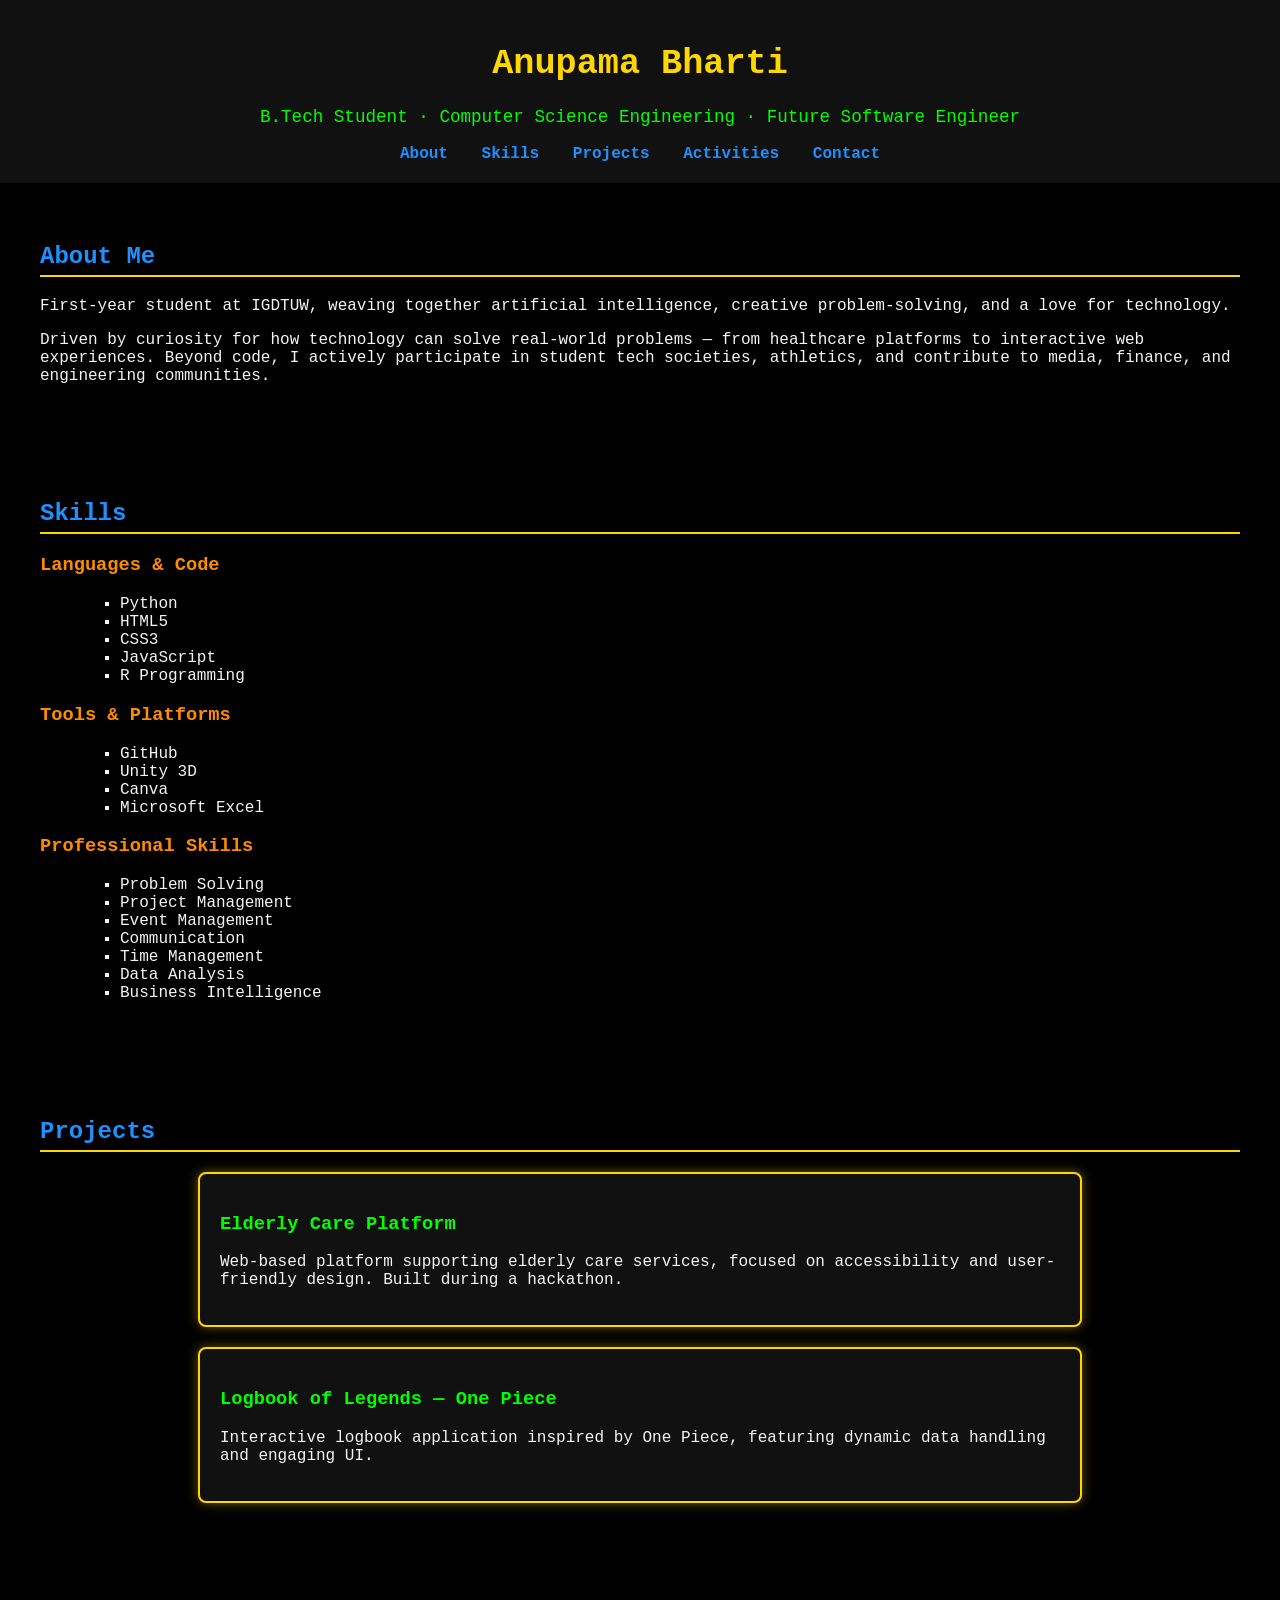
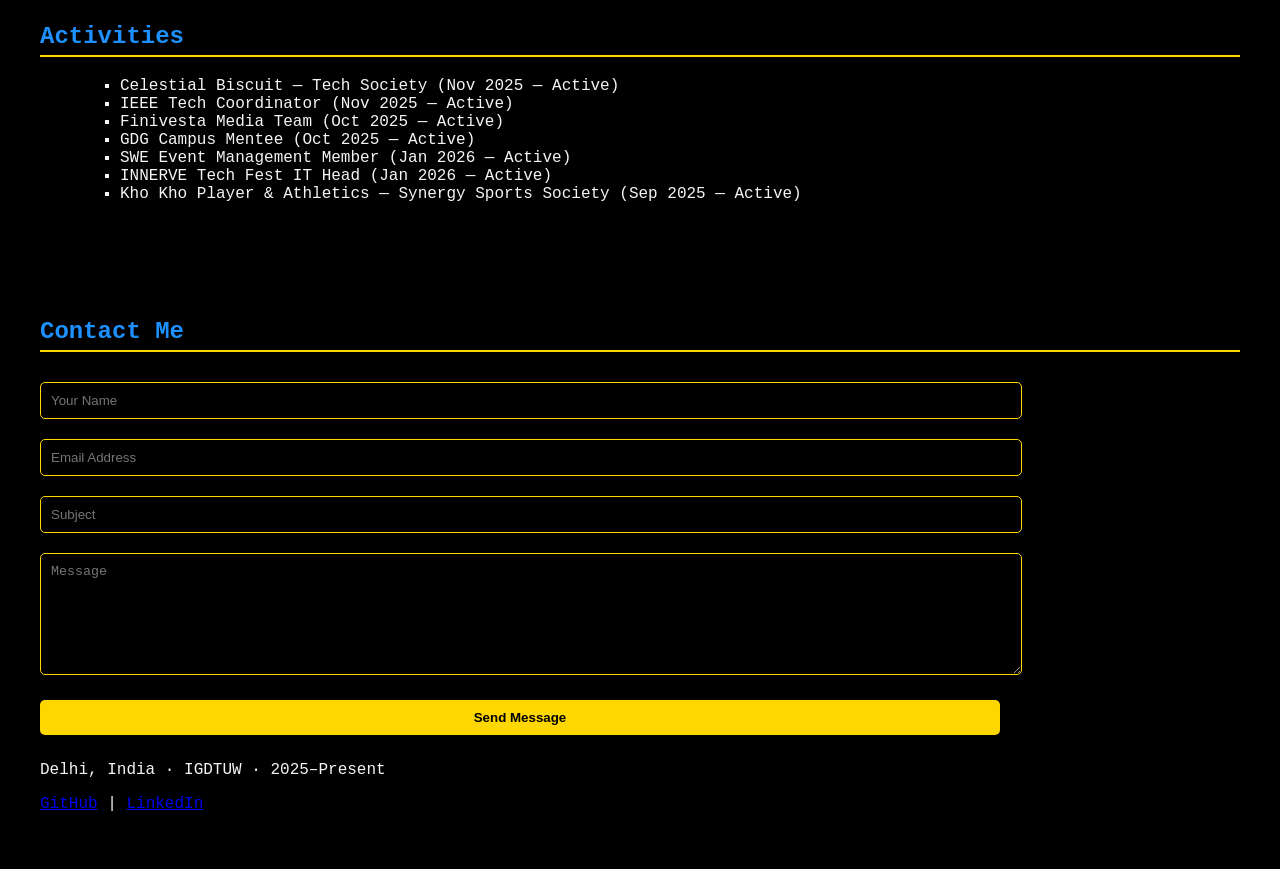
<file: Week-1/Portfolio/index.html>
<!DOCTYPE html>
<html lang="en">
<head>
    <meta charset="UTF-8">
    <title>Anupama Bharti - Portfolio</title>
    <link rel="stylesheet" href="css/style.css">
</head>
<body>
    <header>
        <h1>Anupama Bharti</h1>
        <p>B.Tech Student · Computer Science Engineering · Future Software Engineer</p>
        <nav>
            <a href="#about">About</a>
            <a href="#skills">Skills</a>
            <a href="#projects">Projects</a>
            <a href="#activities">Activities</a>
            <a href="#contact">Contact</a>
        </nav>
    </header>

    <section id="about">
        <h2>About Me</h2>
        <p>First-year student at IGDTUW, weaving together artificial intelligence, creative problem-solving, and a love for technology.</p>
        <p>Driven by curiosity for how technology can solve real-world problems — from healthcare platforms to interactive web experiences. Beyond code, I actively participate in student tech societies, athletics, and contribute to media, finance, and engineering communities.</p>
    </section>

    <section id="skills">
        <h2>Skills</h2>
        <h3>Languages & Code</h3>
        <ul>
            <li>Python</li>
            <li>HTML5</li>
            <li>CSS3</li>
            <li>JavaScript</li>
            <li>R Programming</li>
        </ul>
        <h3>Tools & Platforms</h3>
        <ul>
            <li>GitHub</li>
            <li>Unity 3D</li>
            <li>Canva</li>
            <li>Microsoft Excel</li>
        </ul>
        <h3>Professional Skills</h3>
        <ul>
            <li>Problem Solving</li>
            <li>Project Management</li>
            <li>Event Management</li>
            <li>Communication</li>
            <li>Time Management</li>
            <li>Data Analysis</li>
            <li>Business Intelligence</li>
        </ul>
    </section>

    <section id="projects">
        <h2>Projects</h2>
        <div class="project-card">
            <h3>Elderly Care Platform</h3>
            <p>Web-based platform supporting elderly care services, focused on accessibility and user-friendly design. Built during a hackathon.</p>
        </div>
        <div class="project-card">
            <h3>Logbook of Legends — One Piece</h3>
            <p>Interactive logbook application inspired by One Piece, featuring dynamic data handling and engaging UI.</p>
        </div>
    </section>

    <section id="activities">
        <h2>Activities</h2>
        <ul>
            <li>Celestial Biscuit — Tech Society (Nov 2025 — Active)</li>
            <li>IEEE Tech Coordinator (Nov 2025 — Active)</li>
            <li>Finivesta Media Team (Oct 2025 — Active)</li>
            <li>GDG Campus Mentee (Oct 2025 — Active)</li>
            <li>SWE Event Management Member (Jan 2026 — Active)</li>
            <li>INNERVE Tech Fest IT Head (Jan 2026 — Active)</li>
            <li>Kho Kho Player & Athletics — Synergy Sports Society (Sep 2025 — Active)</li>
        </ul>
    </section>

    <section id="contact">
        <h2>Contact Me</h2>
        <form>
            <input type="text" id="name" name="name" placeholder="Your Name"><br>
            <input type="email" id="email" name="email" placeholder="Email Address"><br>
            <input type="text" id="subject" name="subject" placeholder="Subject"><br>
            <textarea id="message" name="message" placeholder="Message"></textarea><br>
            <button type="submit">Send Message</button>
        </form>
        <p>Delhi, India · IGDTUW · 2025–Present</p>
        <p><a href="https://github.com/Acod01-hub">GitHub</a> | <a href="https://linkedin.com/in/yourprofile">LinkedIn</a></p>
    </section>
    
</body>
</html>
</file>
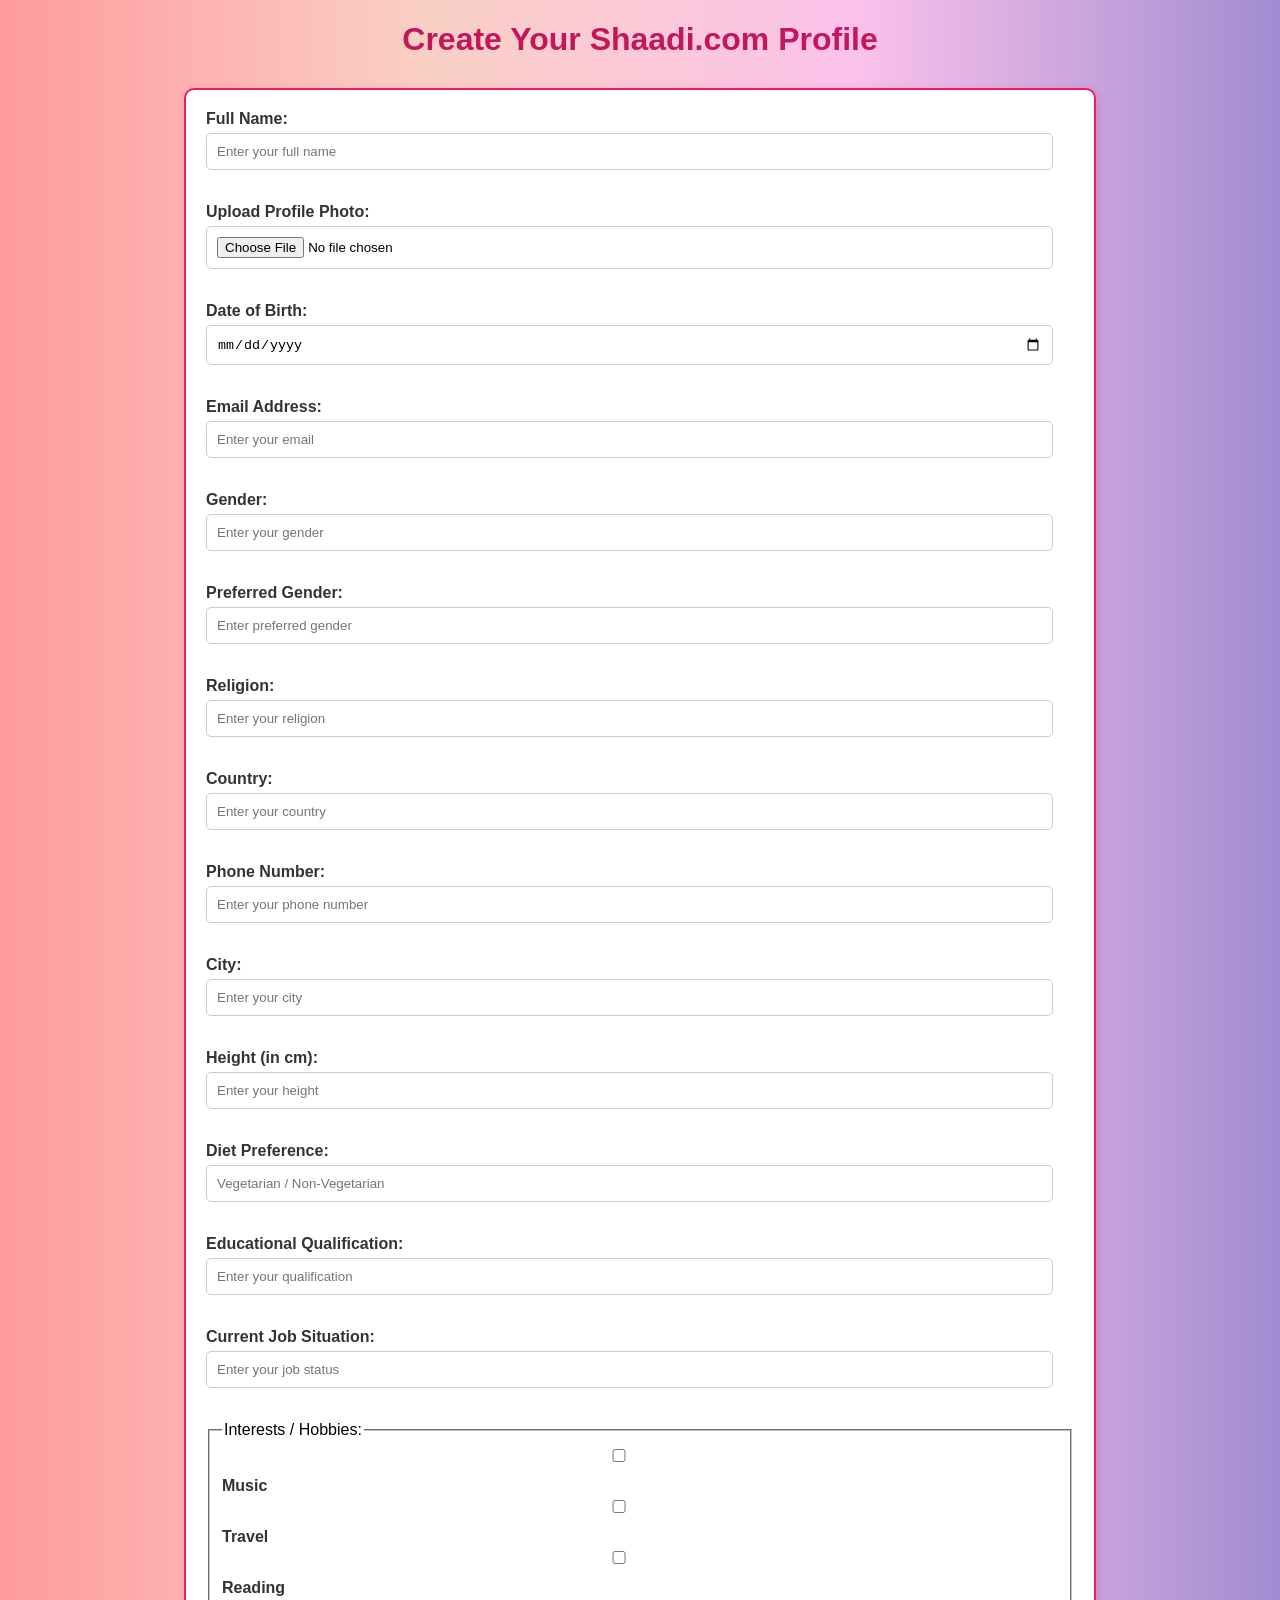
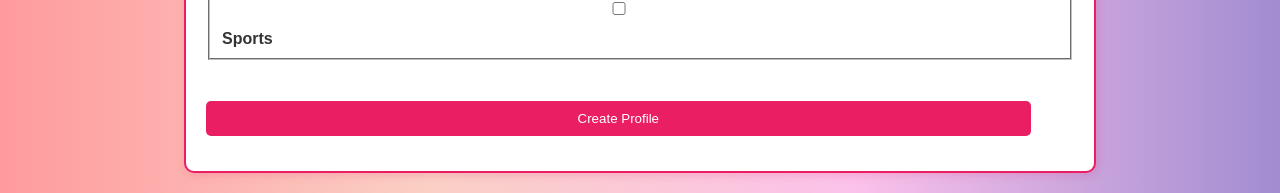
<file: Week-1/ShaadiForm/index.html>
<!DOCTYPE html>
<html>
<head>
    <title>Shaadi.com Profile Form</title>
    <link rel="stylesheet" type="text/css" href="css/style.css">
</head>
<body>
    <h1>Create Your Shaadi.com Profile</h1>

    <form>
        <label for="fullname">Full Name:</label><br>
        <input type="text" id="fullname" name="fullname" placeholder="Enter your full name"><br><br>

        <label for="photo">Upload Profile Photo:</label><br>
        <input type="file" id="photo" name="photo"><br><br>

        <label for="dob">Date of Birth:</label><br>
        <input type="date" id="dob" name="dob"><br><br>

        <label for="email">Email Address:</label><br>
        <input type="email" id="email" name="email" placeholder="Enter your email"><br><br>

        <label for="gender">Gender:</label><br>
        <input type="text" id="gender" name="gender" placeholder="Enter your gender"><br><br>

        <label for="preferred_gender">Preferred Gender:</label><br>
        <input type="text" id="preferred_gender" name="preferred_gender" placeholder="Enter preferred gender"><br><br>

        <label for="religion">Religion:</label><br>
        <input type="text" id="religion" name="religion" placeholder="Enter your religion"><br><br>

        <label for="country">Country:</label><br>
        <input type="text" id="country" name="country" placeholder="Enter your country"><br><br>

        <label for="phone">Phone Number:</label><br>
        <input type="text" id="phone" name="phone" placeholder="Enter your phone number"><br><br>

        <label for="city">City:</label><br>
        <input type="text" id="city" name="city" placeholder="Enter your city"><br><br>

        <label for="height">Height (in cm):</label><br>
        <input type="text" id="height" name="height" placeholder="Enter your height"><br><br>

        <label for="diet">Diet Preference:</label><br>
        <input type="text" id="diet" name="diet" placeholder="Vegetarian / Non-Vegetarian"><br><br>

        <label for="education">Educational Qualification:</label><br>
        <input type="text" id="education" name="education" placeholder="Enter your qualification"><br><br>

        <label for="job">Current Job Situation:</label><br>
        <input type="text" id="job" name="job" placeholder="Enter your job status"><br><br>

        <fieldset>
            <legend>Interests / Hobbies:</legend>
            <input type="checkbox" id="music" name="interests" value="Music">
            <label for="music">Music</label><br>
            <input type="checkbox" id="travel" name="interests" value="Travel">
            <label for="travel">Travel</label><br>
            <input type="checkbox" id="reading" name="interests" value="Reading">
            <label for="reading">Reading</label><br>
            <input type="checkbox" id="sports" name="interests" value="Sports">
            <label for="sports">Sports</label><br>
        </fieldset><br><br>

        <button type="submit">Create Profile</button>
    </form>
</body>
</html>
</file>
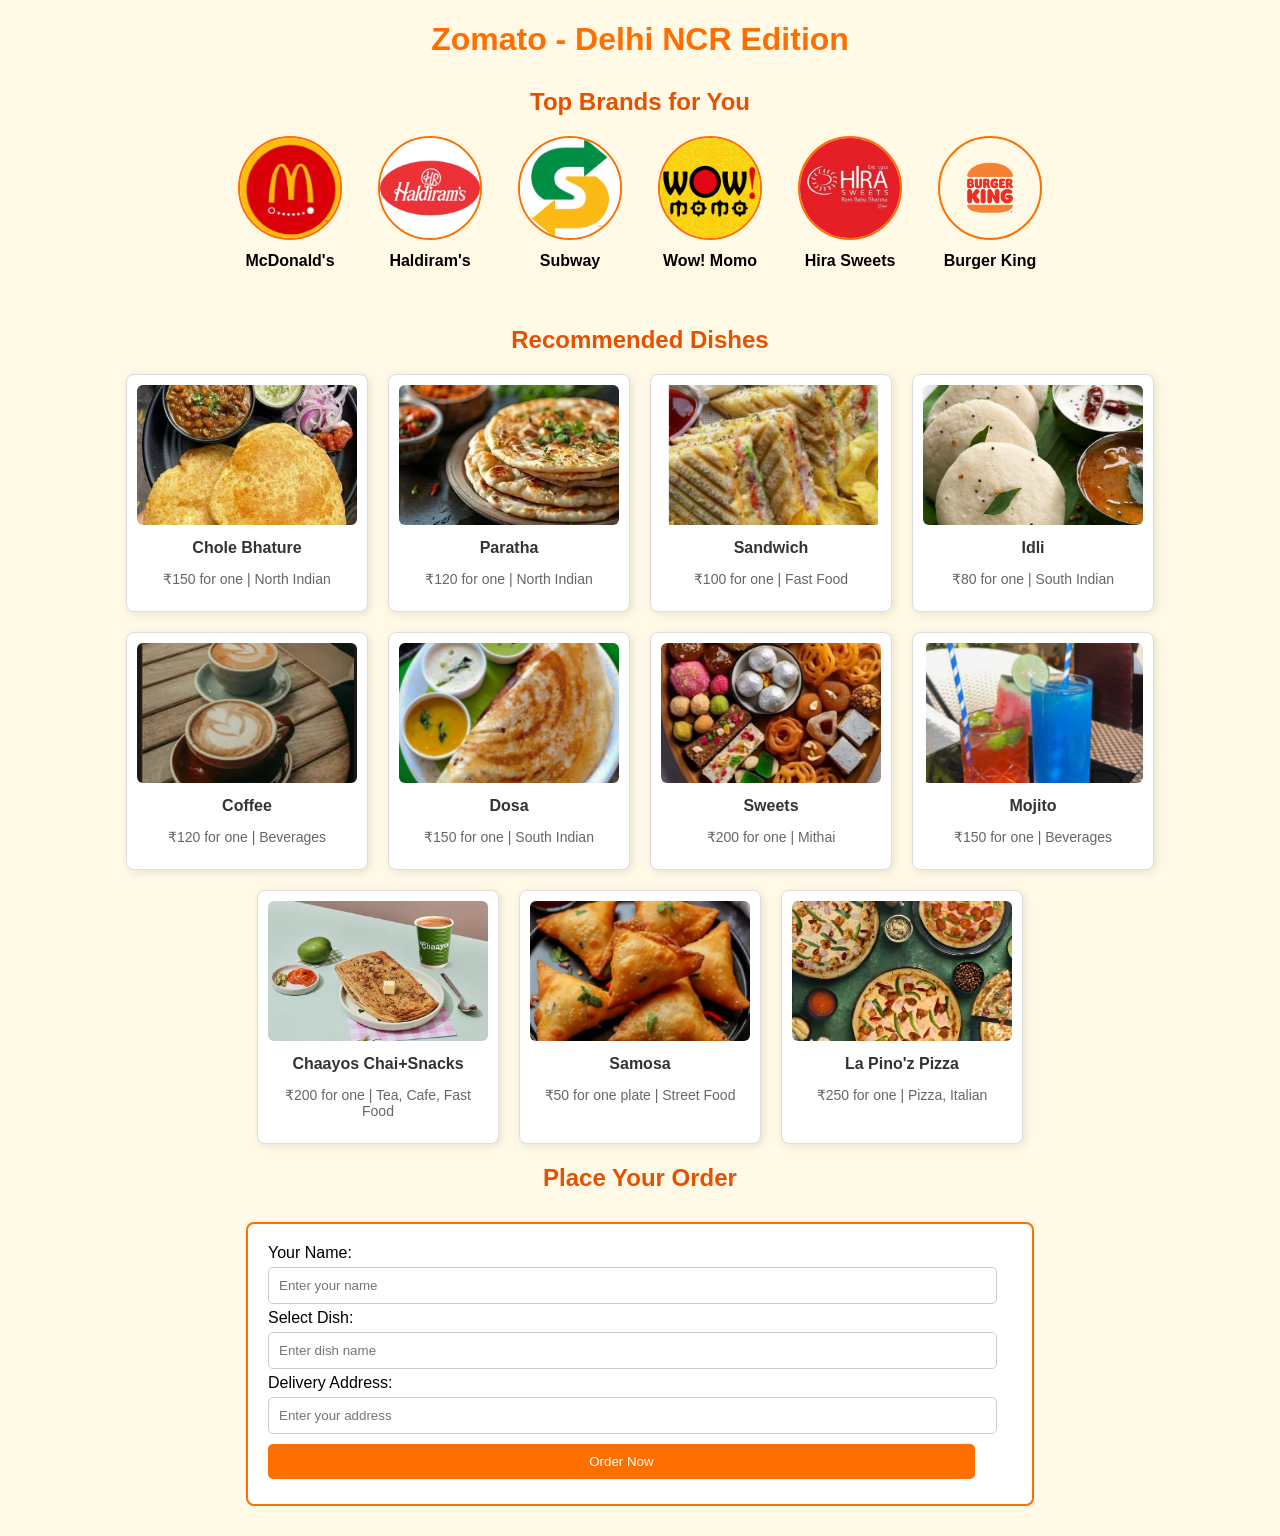
<file: Week-1/ZomatoPage/index.html>
<!DOCTYPE html>
<html>
<head>
    <title>Fake Zomato - Delhi NCR</title>
    <link rel="stylesheet" type="text/css" href="css/style.css">
</head>
<body>
    <h1>Zomato - Delhi NCR Edition</h1>

    <h2>Top Brands for You</h2>
    <div class="brands">
        <div class="brand">
            <img src="images/mcd.png">
            <p>McDonald's</p>
        </div>
        <div class="brand">
            <img src="images/haldirams.jpg">
            <p>Haldiram's</p>
        </div>
        <div class="brand">
            <img src="images/subway.jpg">
            <p>Subway</p>
        </div>
        <div class="brand">
            <img src="images/WowMomo.jpg">
            <p>Wow! Momo</p>
        </div>
        <div class="brand">
            <img src="images/hira.jpg">
            <p>Hira Sweets</p>
        </div>
        <div class="brand">
            <img src="images/burgerking.png">
            <p>Burger King</p>
        </div>
    </div>

    <!-- Menu Section -->
    <h2>Recommended Dishes</h2>
    <div class="menu">
        <div class="item">
            <img src="images/chole.jpg">
            <h3>Chole Bhature</h3>
            <p>₹150 for one | North Indian</p>
        </div>
        <div class="item">
            <img src="images/paratha.jpg">
            <h3>Paratha</h3>
            <p>₹120 for one | North Indian</p>
        </div>
        <div class="item">
            <img src="images/sandwich.png">
            <h3>Sandwich</h3>
            <p>₹100 for one | Fast Food</p>
        </div>
        <div class="item">
            <img src="images/idli.png">
            <h3>Idli</h3>
            <p>₹80 for one | South Indian</p>
        </div>
        <div class="item">
            <img src="images/coffee.png">
            <h3>Coffee</h3>
            <p>₹120 for one | Beverages</p>
        </div>
        <div class="item">
            <img src="images/dosa.png">
            <h3>Dosa</h3>
            <p>₹150 for one | South Indian</p>
        </div>
        <div class="item">
            <img src="images/sweets.png">
            <h3>Sweets</h3>
            <p>₹200 for one | Mithai</p>
        </div>
        <div class="item">
            <img src="images/mojito.png">
            <h3>Mojito</h3>
            <p>₹150 for one | Beverages</p>
        </div>
        <div class="item">
            <img src="images/chaayos.jpg">
            <h3>Chaayos Chai+Snacks</h3>
            <p>₹200 for one | Tea, Cafe, Fast Food</p>
        </div>
        <div class="item">
            <img src="images/samosa.png">
            <h3>Samosa</h3>
            <p>₹50 for one plate | Street Food</p>
        </div>
        <div class="item">
            <img src="images/lapinoz.jpg">
            <h3>La Pino'z Pizza</h3>
            <p>₹250 for one | Pizza, Italian</p>
        </div>
    </div>

    <!-- Order Form -->
    <h2>Place Your Order</h2>
    <form>
        <label for="name">Your Name:</label><br>
        <input type="text" id="name" name="name" placeholder="Enter your name"><br>

        <label for="dish">Select Dish:</label><br>
        <input type="text" id="dish" name="dish" placeholder="Enter dish name"><br>

        <label for="address">Delivery Address:</label><br>
        <input type="text" id="address" name="address" placeholder="Enter your address"><br>

        <button type="submit">Order Now</button>
    </form>
</body>
</html>
</file>
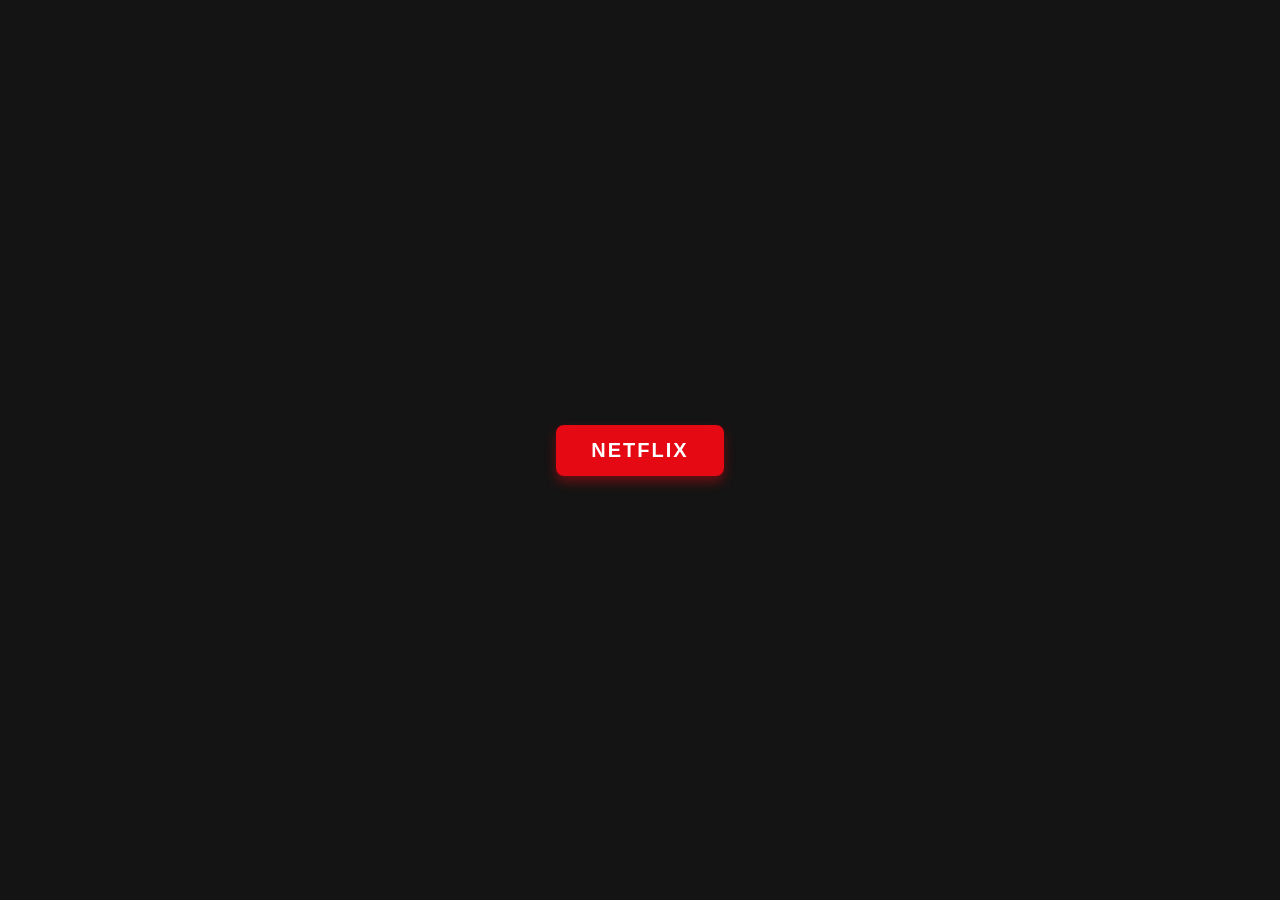
<file: Week-2/NetflixButton/index.html>
<!DOCTYPE html>
<html lang="en">
<head>
    <meta charset="UTF-8">
    <meta name="viewport" content="width=device-width, initial-scale=1.0">
    <title>Netflix Button</title>
    <link rel="stylesheet" href="style.css">
</head>
<body>
    <button>NETFLIX</button>
</body>
</html>
</file>
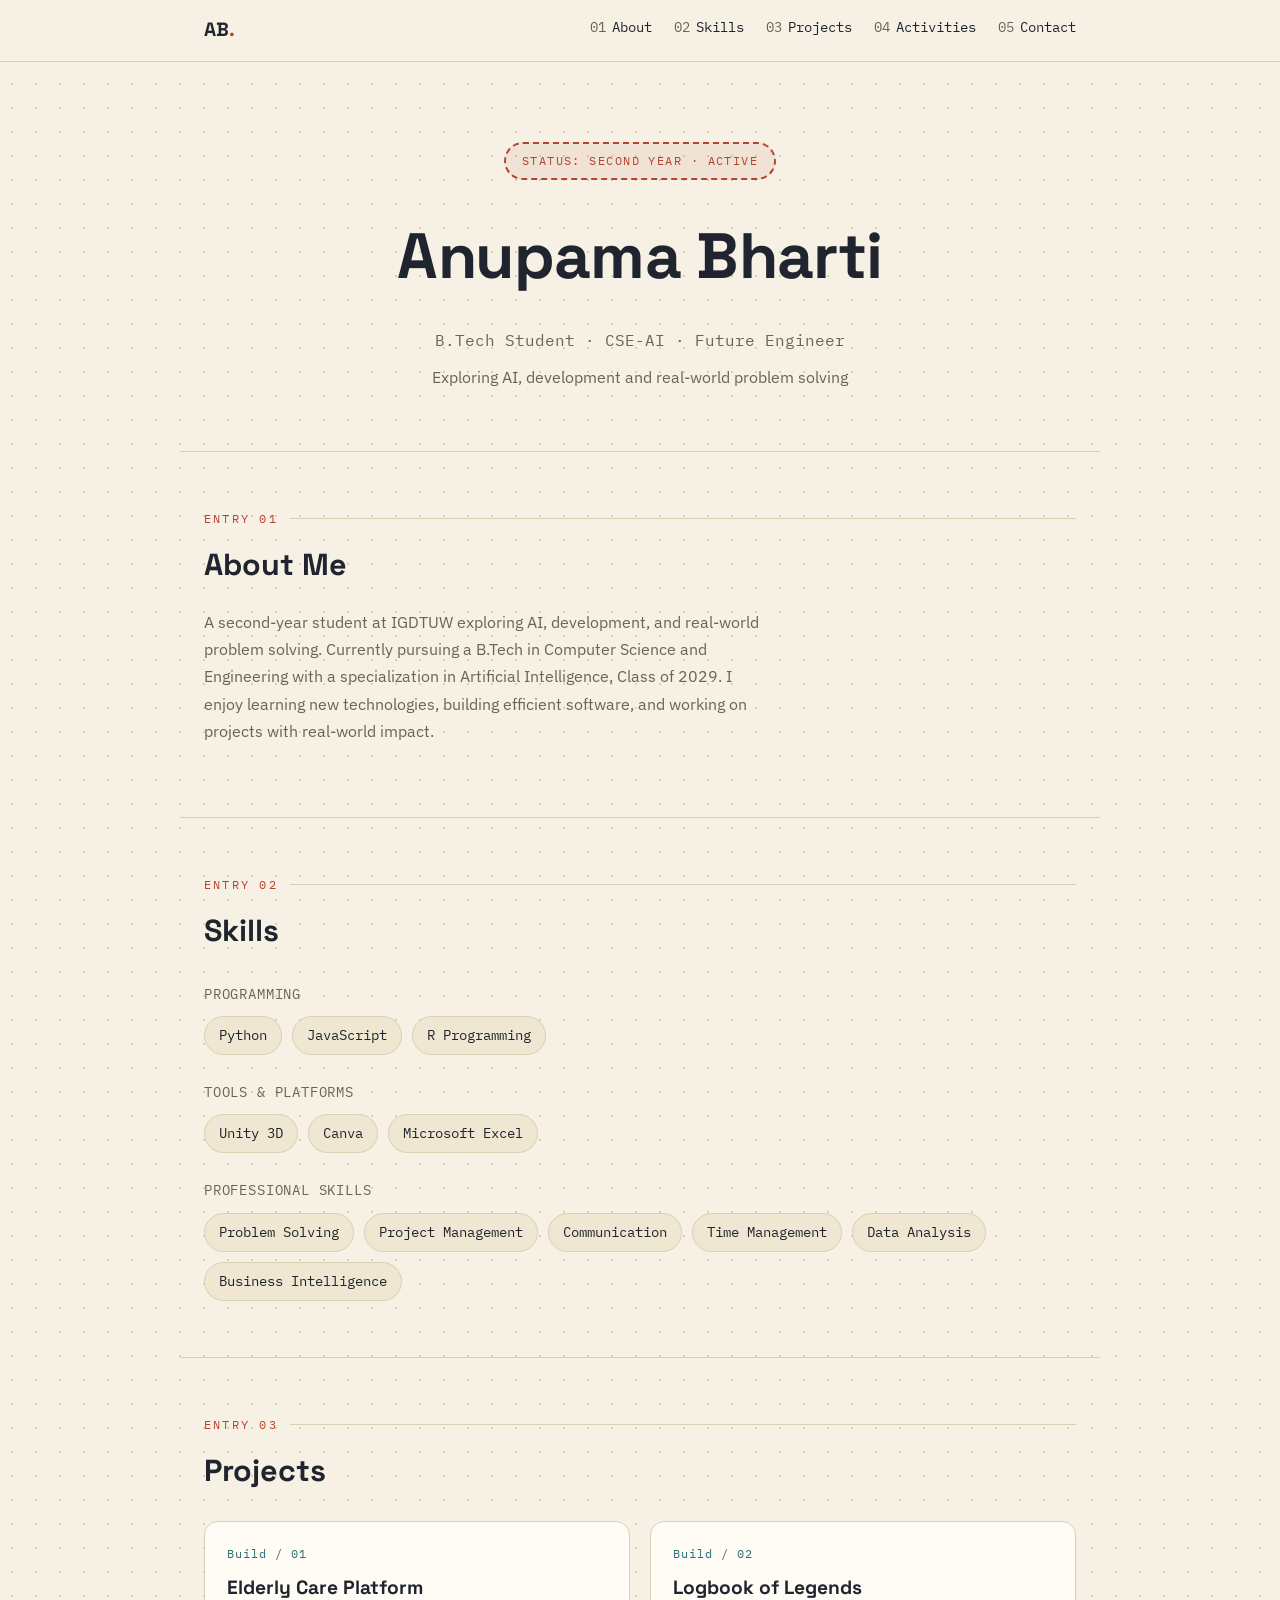
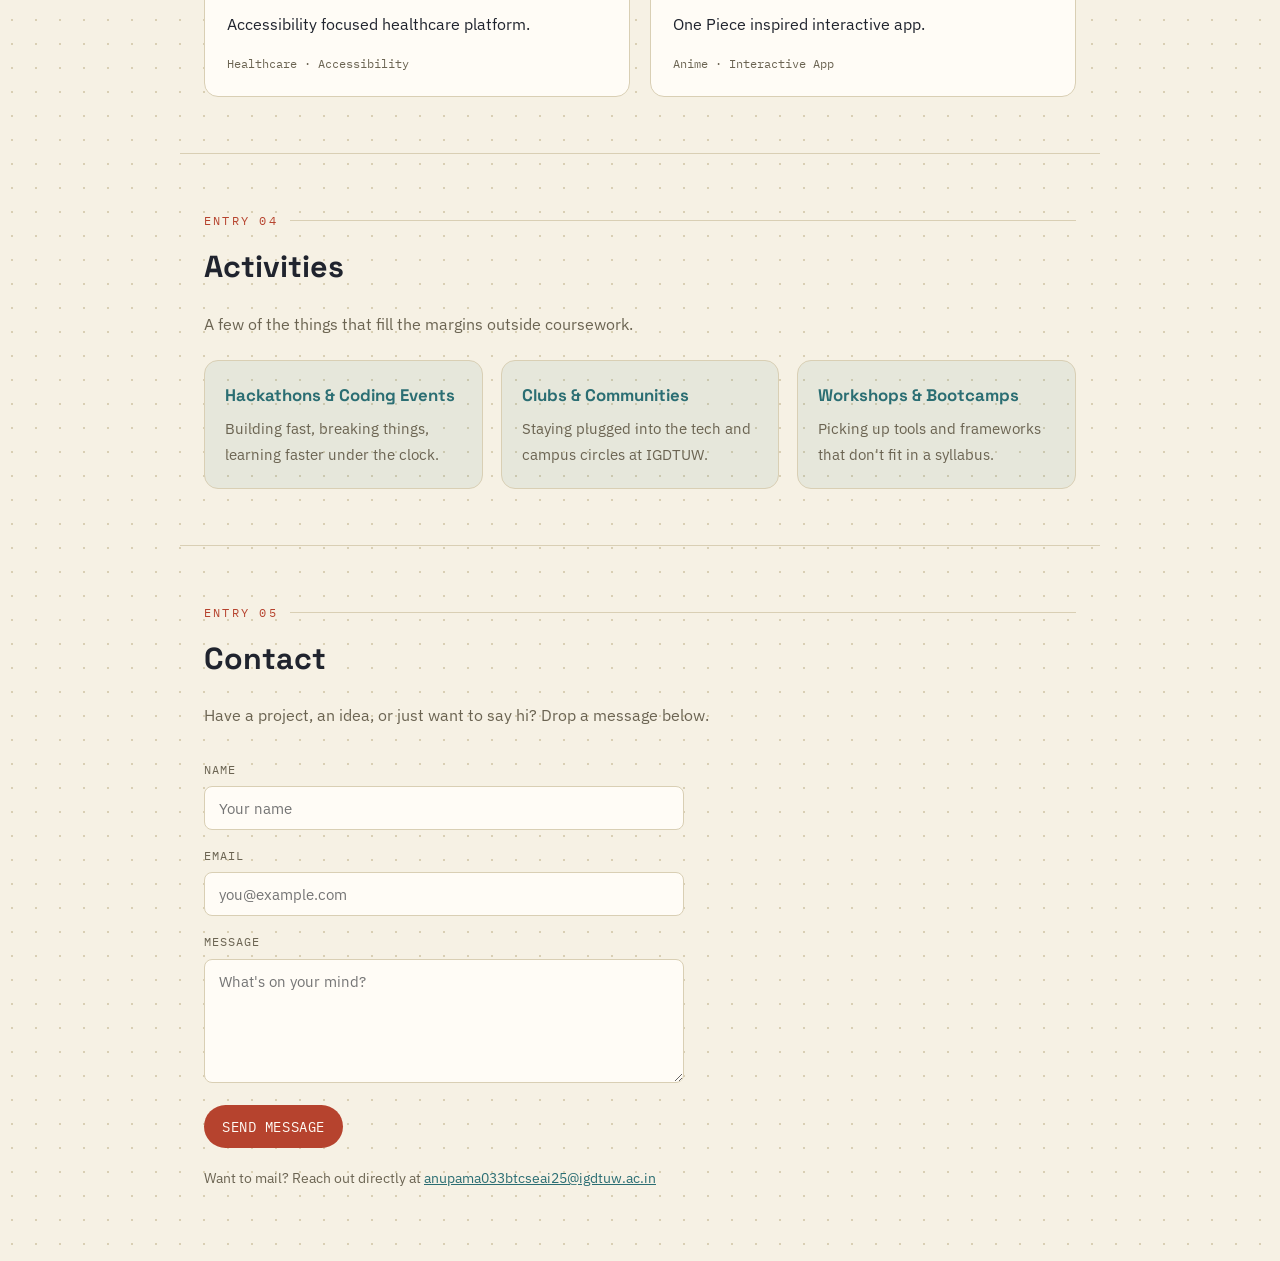
<file: Week-2/Portfolio2/index.html>
<!DOCTYPE html>
<html lang="en">
<head>
<meta charset="UTF-8">
<meta name="viewport" content="width=device-width, initial-scale=1.0">
<title>Anupama Bharti — Portfolio</title>
<meta name="description" content="Portfolio of Anupama Bharti, B.Tech CSE student at IGDTUW — projects, skills and contact.">

<link rel="preconnect" href="https://fonts.googleapis.com">
<link rel="preconnect" href="https://fonts.gstatic.com" crossorigin>
<link href="https://fonts.googleapis.com/css2?family=Space+Grotesk:wght@500;700&family=IBM+Plex+Sans:wght@400;500;600&family=IBM+Plex+Mono:wght@400;500&display=swap" rel="stylesheet">

<link rel="stylesheet" href="css/style.css">
</head>

<body>

<header class="site-header" id="top">
    <div class="header-inner">
        <a href="#top" class="brand">AB<span class="brand-dot">.</span></a>

        <input type="checkbox" id="navToggle" class="nav-toggle">
        <label for="navToggle" class="nav-burger" aria-label="Toggle menu">
            <span></span><span></span><span></span>
        </label>

        <nav class="nav-links" aria-label="Section navigation">
            <a href="#about" data-index="01">About</a>
            <a href="#skills" data-index="02">Skills</a>
            <a href="#projects" data-index="03">Projects</a>
            <a href="#activities" data-index="04">Activities</a>
            <a href="#contact" data-index="05">Contact</a>
        </nav>
    </div>
</header>

<section class="hero">
    <div class="hero-inner">
        <p class="stamp">Status: Second Year · Active</p>
        <h1 class="hero-name">Anupama Bharti</h1>
        <p class="hero-role">B.Tech Student · CSE-AI · Future Engineer</p>
        <p class="hero-tagline">Exploring AI, development and real-world problem solving</p>
    </div>
</section>

<main>

    <section id="about" class="section">
        <p class="eyebrow">Entry 01</p>
        <h2>About Me</h2>
        <p class="lead">A second-year student at IGDTUW exploring AI, development, and real-world problem solving. Currently pursuing a B.Tech in Computer Science and Engineering with a specialization in Artificial Intelligence, Class of 2029. I enjoy learning new technologies, building efficient software, and working on projects with real-world impact.</p>
    </section>

    <section id="skills" class="section">
        <p class="eyebrow">Entry 02</p>
        <h2>Skills</h2>

        <div class="skill-group">
            <p class="skill-label">Programming</p>
            <ul class="chip-list">
                <li class="chip">Python</li>
                <li class="chip">JavaScript</li>
                <li class="chip">R Programming</li>
            </ul>
        </div>

        <div class="skill-group">
            <p class="skill-label">Tools &amp; Platforms</p>
            <ul class="chip-list">
                <li class="chip">Unity 3D</li>
                <li class="chip">Canva</li>
                <li class="chip">Microsoft Excel</li>
            </ul>
        </div>

        <div class="skill-group">
            <p class="skill-label">Professional Skills</p>
            <ul class="chip-list">
                <li class="chip">Problem Solving</li>
                <li class="chip">Project Management</li>
                <li class="chip">Communication</li>
                <li class="chip">Time Management</li>
                <li class="chip">Data Analysis</li>
                <li class="chip">Business Intelligence</li>
            </ul>
        </div>
    </section>

    <section id="projects" class="section">
        <p class="eyebrow">Entry 03</p>
        <h2>Projects</h2>

        <div class="project-grid">
            <article class="project-card">
                <p class="project-code">Build / 01</p>
                <h3>Elderly Care Platform</h3>
                <p>Accessibility focused healthcare platform.</p>
                <p class="project-tag">Healthcare · Accessibility</p>
            </article>

            <article class="project-card">
                <p class="project-code">Build / 02</p>
                <h3>Logbook of Legends</h3>
                <p>One Piece inspired interactive app.</p>
                <p class="project-tag">Anime · Interactive App</p>
            </article>
        </div>
    </section>

    <section id="activities" class="section">
        <p class="eyebrow">Entry 04</p>
        <h2>Activities</h2>
        <p class="lead">A few of the things that fill the margins outside coursework.</p>

        <div class="activity-grid">
            <div class="activity-card">
                <h3>Hackathons &amp; Coding Events</h3>
                <p>Building fast, breaking things, learning faster under the clock.</p>
            </div>
            <div class="activity-card">
                <h3>Clubs &amp; Communities</h3>
                <p>Staying plugged into the tech and campus circles at IGDTUW.</p>
            </div>
            <div class="activity-card">
                <h3>Workshops &amp; Bootcamps</h3>
                <p>Picking up tools and frameworks that don't fit in a syllabus.</p>
            </div>
        </div>
    </section>

    <section id="contact" class="section">
        <p class="eyebrow">Entry 05</p>
        <h2>Contact</h2>
        <p class="lead">Have a project, an idea, or just want to say hi? Drop a message below.</p>

        <form id="contactForm" class="contact-form">
            <label for="name">Name</label>
            <input id="name" name="name" type="text" placeholder="Your name" required>

            <label for="email">Email</label>
            <input id="email" name="email" type="email" placeholder="you@example.com" required>

            <label for="message">Message</label>
            <textarea id="message" name="message" rows="5" placeholder="What's on your mind?" required></textarea>

            <button type="submit">Send message</button>
        </form>

        <p id="formSuccess" class="form-success" hidden>✦ Thank you! Your message has been noted — We will get back to you soon.</p>

        <p class="form-note">Want to mail? Reach out directly at <a href="mailto:anupama033btcseai25@igdtuw.ac.in">anupama033btcseai25@igdtuw.ac.in</a></p>
    </section>

</main>

<script src="script.js"></script>
</body>
</html>
</file>
<file: Week-1/Portfolio/css/style.css>
body {
    font-family: 'Courier New', monospace;
    margin: 0;
    background-color: #000;
    color: #f5f5f5;
}

header {
    background-color: #111;
    padding: 20px;
    text-align: center;
}

header h1 {
    color: #ffd700;
    font-size: 2.2em;
}

header p {
    color: #00ff00;
    font-size: 1.1em;
}

nav a {
    margin: 0 12px;
    color: #1e90ff;
    text-decoration: none;
    font-weight: bold;
}

nav a:hover {
    color: #ff8c00;
}

section {
    padding: 40px;
    text-align: left;
}

h2 {
    color: #1e90ff;
    border-bottom: 2px solid #ffd700;
    padding-bottom: 5px;
}

h3 {
    color: #ff8c00;
}

ul {
    list-style-type: square;
    margin-left: 40px;
    text-align: left;
}

.project-card {
    background-color: #111; 
    border: 2px solid #ffd700; 
    border-radius: 8px;
    padding: 20px;
    margin: 20px auto;
    width: 70%;
    color: #f5f5f5;
    box-shadow: 0 0 12px rgba(255,215,0,0.4);
}

.project-card h3 {
    color: #00ff00; 
}

.project-card p {
    color: #f5f5f5;
}

form input, form textarea, form button {
    width: 80%;
    padding: 10px;
    margin: 10px 0;
    border-radius: 5px;
    border: 1px solid #ffd700;
    background-color: #000;
    color: #f5f5f5;
}

form textarea {
    height: 100px;
}

form button {
    background-color: #ffd700;
    color: #000;
    border: none;
    cursor: pointer;
    font-weight: bold;
}

form button:hover {
    background-color: #ff8c00;
    color: #fff;
}
</file>
<file: Week-1/ShaadiForm/css/style.css>
body {
    font-family: Arial, sans-serif;
    background: linear-gradient(to right, #ff9a9e, #fad0c4, #fbc2eb, #a18cd1);
    margin: 20px;
}

h1 {
    color: #c2185b;
    text-align: center;
    margin-bottom: 30px;
}

form {
    width: 70%;
    margin: 0 auto;
    padding: 20px;
    border: 2px solid #e91e63; 
    background-color: #ffffff; 
    border-radius: 10px;
    box-shadow: 2px 2px 10px rgba(233,30,99,0.2);
}

label {
    font-weight: bold;
    color: #333;
}

input, button {
    padding: 10px;
    margin: 5px 0 15px 0;
    width: 95%;
    border: 1px solid #ccc;
    border-radius: 5px;
}

button {
    background-color: #e91e63; 
    color: white;
    border: none;
    cursor: pointer;
}

button:hover {
    background-color: #c2185b;
}
</file>
<file: Week-1/ZomatoPage/css/style.css>
body {
    font-family: Arial, sans-serif;
    background-color: #fff9e6; 
    margin: 20px;
}

h1 {
    color: #ff6f00; 
    text-align: center;
    margin-bottom: 30px;
}

h2 {
    color: #e65100; 
    text-align: center;
    margin-bottom: 20px;
}

.menu {
    display: flex;
    flex-wrap: wrap;       
    justify-content: center;
    gap: 20px;             
}

.item {
    width: 220px;          
    border: 1px solid #ddd;
    border-radius: 8px;
    background-color: #ffffff;
    text-align: center;
    padding: 10px;
    box-shadow: 2px 2px 8px rgba(0,0,0,0.1);
}

.item img {
    width: 100%;
    height: 140px;
    object-fit: cover;
    border-radius: 6px;
}

.item h3 {
    font-size: 16px;
    margin: 10px 0 5px 0;
    color: #333;
}

.item p {
    font-size: 14px;
    color: #666;
}

.brands {
    display: flex;
    justify-content: center;
    gap: 20px;
    margin-bottom: 40px;
}

.brand {
    text-align: center;
    width: 120px;
}

.brand img {
    width: 100px;
    height: 100px;
    object-fit: cover;
    border-radius: 50%;
    border: 2px solid #ff6f00; 
}

.brand p {
    margin-top: 8px;
    font-weight: bold;
}

form {
    width: 60%;
    margin: 30px auto;
    padding: 20px;
    border: 2px solid #ff6f00; 
    background-color: #ffffff; 
    border-radius: 8px;
}

input, button {
    padding: 10px;
    margin: 5px 0;
    width: 95%;
    border: 1px solid #ccc;
    border-radius: 5px;
}

button {
    background-color: #ff6f00; 
    color: white;
    border: none;
    cursor: pointer;
}

button:hover {
    background-color: #e65100; 
}
</file>
<file: Week-2/NetflixButton/style.css>
body{
    margin: 0;
    background: #141414;
    display: flex;
    justify-content: center;
    align-items: center;
    height: 100vh;
    font-family: Verdana, sans-serif;
}

button{
    background: #E50914;
    color: white;
    padding: 14px 35px;
    border: none;
    border-radius: 8px;
    font-size: 20px;
    font-weight: bold;
    letter-spacing: 2px;
    text-transform: uppercase;
    cursor: pointer;
    transition: all 0.3s ease;
    box-shadow: 0 6px 12px rgba(229, 9, 20, 0.4);
}

button:hover{
    background: #b20710;
    transform: scale(1.05);
}

button:active{
    transform: scale(0.95);
}
</file>
<file: Week-2/Portfolio2/css/style.css>
:root {
    --page-color: #f6f1e4;
    --page-color-dark: #efe7d2;
    --line-color: #d9cfb4;
    --text-dark: #20242e;
    --text-light: #6b6452;
    --red: #b6432e;
    --red-light: rgba(182, 67, 46, 0.08);
    --green: #2b6e73;
    --green-light: rgba(43, 110, 115, 0.08);
    --white: #fffcf6;

    --big-font: "Space Grotesk", sans-serif;
    --normal-font: "IBM Plex Sans", sans-serif;
    --code-font: "IBM Plex Mono", monospace;

    --max-size: 920px;
}

* {
    box-sizing: border-box;
}

html {
    scroll-behavior: smooth;
}

body {
    margin: 0;
    font-family: var(--normal-font);
    background-color: var(--page-color);
    background-image: radial-gradient(var(--line-color) 1px, transparent 1px);
    background-size: 24px 24px;
    color: var(--text-dark);
    line-height: 1.7;
    -webkit-font-smoothing: antialiased;
}

h1, h2, h3 {
    font-family: var(--big-font);
    color: var(--text-dark);
    margin: 0;
}

p {
    margin: 0 0 1em;
}

a {
    color: var(--green);
}

:focus-visible {
    outline: 2px solid var(--red);
    outline-offset: 3px;
}

.site-header {
    position: sticky;
    top: 0;
    z-index: 50;
    background: rgba(246, 241, 228, 0.92);
    backdrop-filter: blur(6px);
    border-bottom: 1px solid var(--line-color);
}

.header-inner {
    max-width: var(--max-size);
    margin: 0 auto;
    padding: 14px 24px;
    display: flex;
    align-items: center;
    justify-content: space-between;
}

.brand {
    font-family: var(--big-font);
    font-weight: 700;
    font-size: 1.2rem;
    color: var(--text-dark);
    text-decoration: none;
}

.brand-dot {
    color: var(--red);
}

.nav-links {
    display: flex;
    gap: 22px;
}

.nav-links a {
    font-family: var(--code-font);
    font-size: 0.85rem;
    color: var(--text-dark);
    text-decoration: none;
    border-bottom: 1px solid transparent;
    padding-bottom: 4px;
    transition: color 0.2s, border-color 0.2s;
}

.nav-links a::before {
    content: attr(data-index);
    color: var(--text-light);
    margin-right: 6px;
}

.nav-links a:hover {
    color: var(--red);
    border-color: var(--red);
}

.nav-toggle {
    display: none;
}

.nav-burger {
    display: none;
    flex-direction: column;
    justify-content: center;
    gap: 5px;
    width: 28px;
    height: 22px;
    cursor: pointer;
}

.nav-burger span {
    display: block;
    height: 2px;
    background: var(--text-dark);
    border-radius: 2px;
    transition: transform 0.25s, opacity 0.25s;
}

.hero {
    max-width: var(--max-size);
    margin: 0 auto;
    padding: 80px 24px 60px;
    text-align: center;
}

.stamp {
    display: inline-flex;
    align-items: center;
    font-family: var(--code-font);
    font-size: 0.75rem;
    letter-spacing: 0.12em;
    text-transform: uppercase;
    color: var(--red);
    border: 2px dashed var(--red);
    background: var(--red-light);
    border-radius: 999px;
    padding: 7px 16px;
    transform: rotate(-3deg);
    margin: 0 0 22px;
    animation: rise 0.6s ease both;
}

.hero-name {
    font-size: clamp(2.4rem, 7vw, 4rem);
    letter-spacing: -0.01em;
    animation: rise 0.6s ease 0.1s both;
}

.hero-role {
    font-family: var(--code-font);
    font-size: 1rem;
    color: var(--text-light);
    margin: 16px 0 10px;
    animation: rise 0.6s ease 0.2s both;
}

.hero-tagline {
    max-width: 540px;
    margin: 0 auto;
    color: var(--text-light);
    animation: rise 0.6s ease 0.3s both;
}

@keyframes rise {
    from {
        opacity: 0;
        transform: translateY(10px);
    }
    to {
        opacity: 1;
        transform: translateY(0);
    }
}

@media (prefers-reduced-motion: reduce) {
    html {
        scroll-behavior: auto;
    }
    .stamp, .hero-name, .hero-role, .hero-tagline {
        animation: none;
    }
    * {
        transition: none !important;
    }
}

.section {
    max-width: var(--max-size);
    margin: 0 auto;
    padding: 56px 24px;
    border-top: 1px solid var(--line-color);
}

.eyebrow {
    display: flex;
    align-items: center;
    gap: 12px;
    font-family: var(--code-font);
    font-size: 0.78rem;
    letter-spacing: 0.18em;
    text-transform: uppercase;
    color: var(--red);
    margin-bottom: 10px;
}

.eyebrow::after {
    content: "";
    flex: 1;
    height: 1px;
    background: var(--line-color);
}

.section h2 {
    font-size: 1.9rem;
    margin-bottom: 18px;
}

.lead {
    color: var(--text-light);
    max-width: 560px;
}

.skill-group {
    margin-top: 26px;
}

.skill-label {
    font-family: var(--code-font);
    font-size: 0.85rem;
    color: var(--text-light);
    text-transform: uppercase;
    letter-spacing: 0.06em;
    margin-bottom: 10px;
}

.chip-list {
    display: flex;
    flex-wrap: wrap;
    gap: 10px;
    padding: 0;
    margin: 0;
    list-style: none;
}

.chip {
    font-family: var(--code-font);
    font-size: 0.85rem;
    padding: 7px 14px;
    border: 1px solid var(--line-color);
    border-radius: 999px;
    background: var(--page-color-dark);
    color: var(--text-dark);
    transition: border-color 0.2s, color 0.2s, transform 0.2s;
}

.chip:hover {
    border-color: var(--red);
    color: var(--red);
    transform: translateY(-2px);
}

.project-grid {
    display: grid;
    grid-template-columns: repeat(auto-fit, minmax(240px, 1fr));
    gap: 20px;
    margin-top: 24px;
}

.project-card {
    background: var(--white);
    border: 1px solid var(--line-color);
    border-radius: 14px;
    padding: 22px;
    transition: transform 0.25s, border-color 0.25s, box-shadow 0.25s;
}

.project-card:hover {
    transform: translateY(-4px);
    border-color: var(--red);
    box-shadow: 0 10px 24px -16px rgba(32, 36, 46, 0.4);
}

.project-code {
    font-family: var(--code-font);
    font-size: 0.75rem;
    color: var(--green);
    letter-spacing: 0.08em;
    margin-bottom: 8px;
}

.project-card h3 {
    font-size: 1.2rem;
    margin-bottom: 6px;
}

.project-tag {
    font-family: var(--code-font);
    font-size: 0.75rem;
    color: var(--text-light);
    margin: 10px 0 0;
}

.activity-grid {
    display: grid;
    grid-template-columns: repeat(auto-fit, minmax(220px, 1fr));
    gap: 18px;
    margin-top: 22px;
}

.activity-card {
    background: var(--green-light);
    border: 1px solid var(--line-color);
    border-radius: 14px;
    padding: 20px;
}

.activity-card h3 {
    font-size: 1.05rem;
    color: var(--green);
    margin-bottom: 6px;
}

.activity-card p {
    color: var(--text-light);
    font-size: 0.95rem;
    margin: 0;
}

.contact-form {
    display: flex;
    flex-direction: column;
    gap: 6px;
    max-width: 480px;
    margin-top: 20px;
}

.contact-form label {
    font-family: var(--code-font);
    font-size: 0.75rem;
    letter-spacing: 0.08em;
    text-transform: uppercase;
    color: var(--text-light);
    margin-top: 10px;
}

.contact-form input,
.contact-form textarea {
    font-family: var(--normal-font);
    padding: 11px 14px;
    border-radius: 8px;
    border: 1px solid var(--line-color);
    background: var(--white);
    color: var(--text-dark);
    font-size: 0.95rem;
    resize: vertical;
}

.contact-form input:focus,
.contact-form textarea:focus {
    border-color: var(--red);
}

.contact-form button {
    margin-top: 16px;
    padding: 12px 18px;
    border: none;
    border-radius: 999px;
    background: var(--red);
    color: var(--white);
    font-family: var(--code-font);
    font-size: 0.9rem;
    letter-spacing: 0.04em;
    text-transform: uppercase;
    cursor: pointer;
    transition: background 0.2s, transform 0.2s;
    align-self: flex-start;
}

.contact-form button:hover {
    background: #973624;
    transform: translateY(-2px);
}

.form-success {
    margin-top: 18px;
    font-family: var(--code-font);
    color: var(--green);
}

.form-note {
    margin-top: 18px;
    font-size: 0.9rem;
    color: var(--text-light);
}

.site-footer {
    text-align: center;
    padding: 30px 24px 50px;
    font-family: var(--code-font);
    font-size: 0.8rem;
    color: var(--text-light);
}

@media (max-width: 720px) {
    .nav-burger {
        display: flex;
    }

    .nav-links {
        position: absolute;
        top: 100%;
        left: 0;
        right: 0;
        flex-direction: column;
        gap: 0;
        background: var(--page-color);
        border-bottom: 1px solid var(--line-color);
        max-height: 0;
        overflow: hidden;
        transition: max-height 0.3s ease;
    }

    .nav-links a {
        padding: 14px 24px;
        border-bottom: 1px solid var(--line-color);
    }

    .site-header:has(.nav-toggle:checked) .nav-links {
        max-height: 320px;
    }

    .site-header:has(.nav-toggle:checked) .nav-burger span:nth-child(1) {
        transform: translateY(7px) rotate(45deg);
    }

    .site-header:has(.nav-toggle:checked) .nav-burger span:nth-child(2) {
        opacity: 0;
    }

    .site-header:has(.nav-toggle:checked) .nav-burger span:nth-child(3) {
        transform: translateY(-7px) rotate(-45deg);
    }
}
</file>
